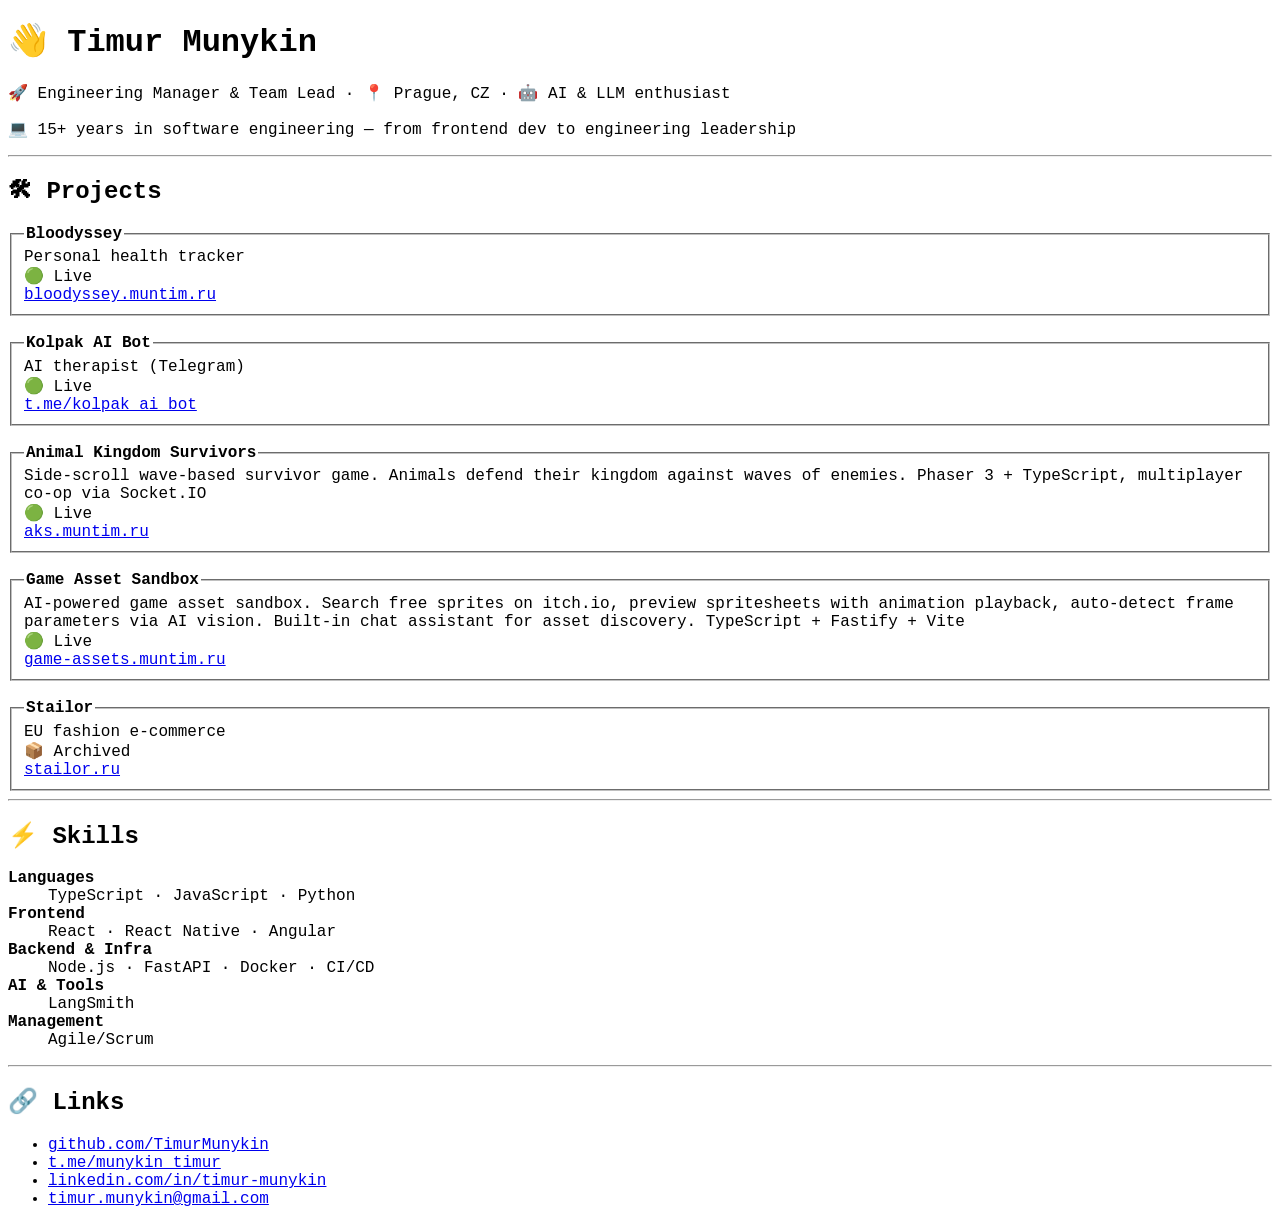
<file: index.html>
<!doctype html>
<html lang="en">
  <head>
    <meta charset="UTF-8" />
    <meta name="viewport" content="width=device-width, initial-scale=1.0" />
    <title>Timur Munykin — muntim.ru</title>
  </head>
  <body style="font-family: 'Courier New', monospace">
    <header>
      <h1>👋 Timur Munykin</h1>
      <p>🚀 Engineering Manager &amp; Team Lead &middot; 📍 Prague, CZ &middot; 🤖 AI &amp; LLM enthusiast</p>
      <p>💻 15+ years in software engineering — from frontend dev to engineering leadership</p>
    </header>

    <hr>

    <section>
      <h2>🛠 Projects</h2>
      <fieldset>
        <legend><b>Bloodyssey</b></legend>
        Personal health tracker<br>
        🟢 Live<br>
        <a href="https://bloodyssey.muntim.ru/">bloodyssey.muntim.ru</a>
      </fieldset>
      <br>
      <fieldset>
        <legend><b>Kolpak AI Bot</b></legend>
        AI therapist (Telegram)<br>
        🟢 Live<br>
        <a href="https://t.me/kolpak_ai_bot">t.me/kolpak_ai_bot</a>
      </fieldset>
      <br>
      <fieldset>
        <legend><b>Animal Kingdom Survivors</b></legend>
        Side-scroll wave-based survivor game. Animals defend their kingdom against waves of enemies. Phaser 3 + TypeScript, multiplayer co-op via Socket.IO<br>
        🟢 Live<br>
        <a href="https://aks.muntim.ru/">aks.muntim.ru</a>
      </fieldset>
      <br>
      <fieldset>
        <legend><b>Game Asset Sandbox</b></legend>
        AI-powered game asset sandbox. Search free sprites on itch.io, preview spritesheets with animation playback, auto-detect frame parameters via AI vision. Built-in chat assistant for asset discovery. TypeScript + Fastify + Vite<br>
        🟢 Live<br>
        <a href="https://game-assets.muntim.ru/">game-assets.muntim.ru</a>
      </fieldset>
      <br>
      <fieldset>
        <legend><b>Stailor</b></legend>
        EU fashion e-commerce<br>
        📦 Archived<br>
        <a href="https://stailor.ru/">stailor.ru</a>
      </fieldset>
    </section>

    <hr>

    <section>
      <h2>⚡ Skills</h2>
      <dl>
        <dt><b>Languages</b></dt>
        <dd>TypeScript &middot; JavaScript &middot; Python</dd>
        <dt><b>Frontend</b></dt>
        <dd>React &middot; React Native &middot; Angular</dd>
        <dt><b>Backend &amp; Infra</b></dt>
        <dd>Node.js &middot; FastAPI &middot; Docker &middot; CI/CD</dd>
        <dt><b>AI &amp; Tools</b></dt>
        <dd>LangSmith</dd>
        <dt><b>Management</b></dt>
        <dd>Agile/Scrum</dd>
      </dl>
    </section>

    <hr>

    <section>
      <h2>🔗 Links</h2>
      <ul>
        <li><a href="https://github.com/TimurMunykin">github.com/TimurMunykin</a></li>
        <li><a href="https://t.me/munykin_timur">t.me/munykin_timur</a></li>
        <li><a href="https://www.linkedin.com/in/timur-munykin-6184065a/">linkedin.com/in/timur-munykin</a></li>
        <li><a href="mailto:timur.munykin@gmail.com">timur.munykin@gmail.com</a></li>
      </ul>
    </section>
  </body>
</html>
</file>
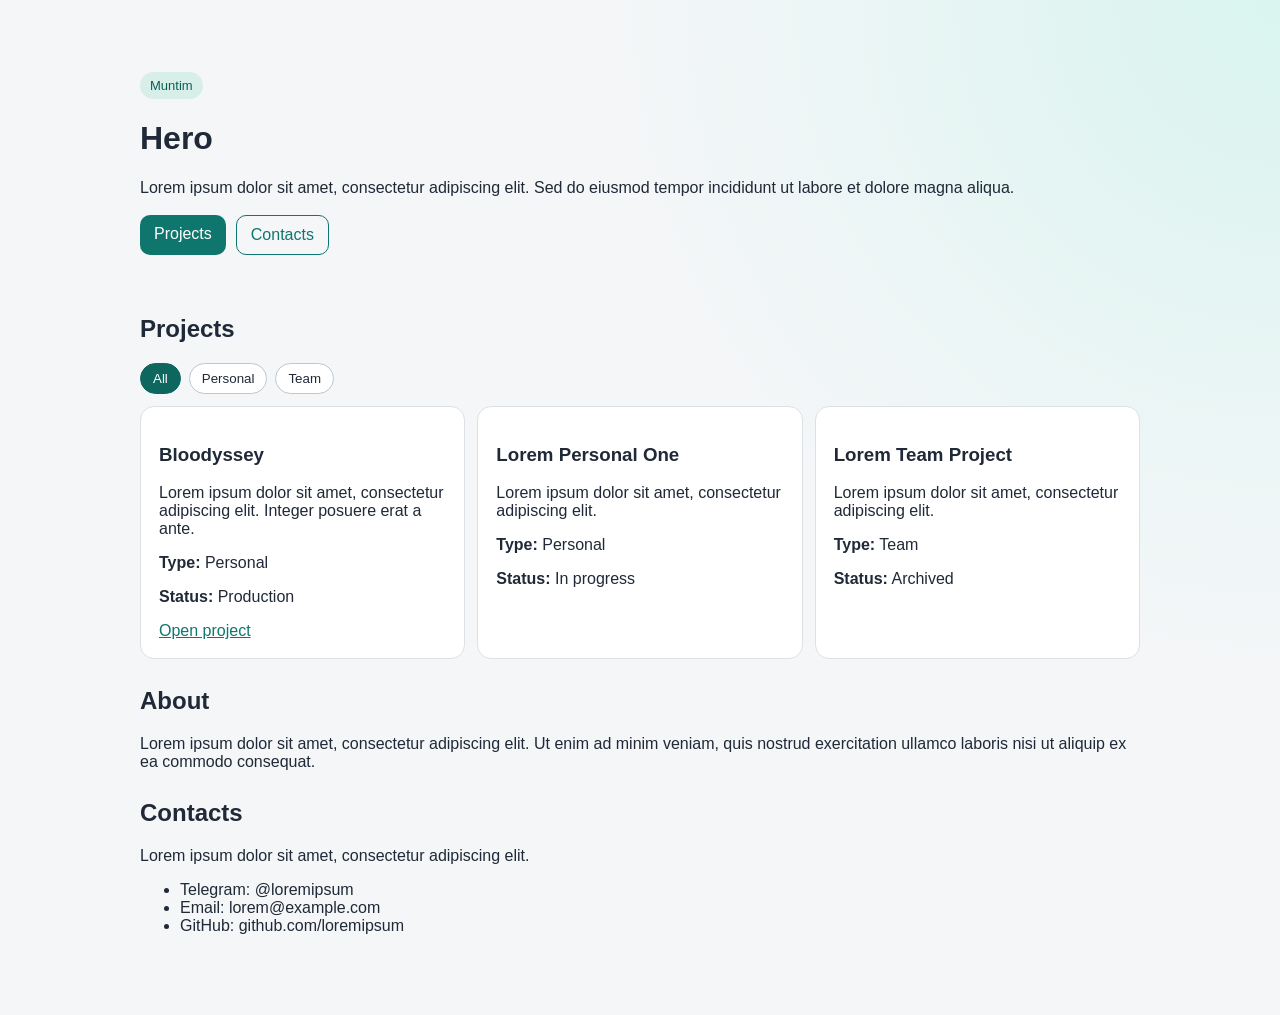
<file: site/index.html>
<!doctype html>
<html lang="ru">
  <head>
    <meta charset="UTF-8" />
    <meta name="viewport" content="width=device-width, initial-scale=1.0" />
    <title>Muntim - Projects</title>
    <link rel="stylesheet" href="styles.css" />
  </head>
  <body>
    <header class="hero" id="hero">
      <p class="kicker">Muntim</p>
      <h1>Hero</h1>
      <p>
        Lorem ipsum dolor sit amet, consectetur adipiscing elit. Sed do eiusmod
        tempor incididunt ut labore et dolore magna aliqua.
      </p>
      <div class="hero-actions">
        <a class="btn" href="#projects">Projects</a>
        <a class="btn ghost" href="#contacts">Contacts</a>
      </div>
    </header>

    <main>
      <section id="projects">
        <h2>Projects</h2>
        <div class="filters" aria-label="Project filters">
          <button class="filter active" data-filter="all" type="button">All</button>
          <button class="filter" data-filter="personal" type="button">Personal</button>
          <button class="filter" data-filter="team" type="button">Team</button>
        </div>

        <div class="grid">
          <article class="card" data-type="personal">
            <h3>Bloodyssey</h3>
            <p>
              Lorem ipsum dolor sit amet, consectetur adipiscing elit. Integer
              posuere erat a ante.
            </p>
            <p><strong>Type:</strong> Personal</p>
            <p><strong>Status:</strong> Production</p>
            <a href="https://bloodyssey.muntim.ru/" target="_blank" rel="noreferrer">Open project</a>
          </article>

          <article class="card" data-type="personal">
            <h3>Lorem Personal One</h3>
            <p>Lorem ipsum dolor sit amet, consectetur adipiscing elit.</p>
            <p><strong>Type:</strong> Personal</p>
            <p><strong>Status:</strong> In progress</p>
          </article>

          <article class="card" data-type="team">
            <h3>Lorem Team Project</h3>
            <p>Lorem ipsum dolor sit amet, consectetur adipiscing elit.</p>
            <p><strong>Type:</strong> Team</p>
            <p><strong>Status:</strong> Archived</p>
          </article>
        </div>
      </section>

      <section id="about">
        <h2>About</h2>
        <p>
          Lorem ipsum dolor sit amet, consectetur adipiscing elit. Ut enim ad
          minim veniam, quis nostrud exercitation ullamco laboris nisi ut
          aliquip ex ea commodo consequat.
        </p>
      </section>

      <section id="contacts">
        <h2>Contacts</h2>
        <p>Lorem ipsum dolor sit amet, consectetur adipiscing elit.</p>
        <ul>
          <li>Telegram: @loremipsum</li>
          <li>Email: lorem@example.com</li>
          <li>GitHub: github.com/loremipsum</li>
        </ul>
      </section>
    </main>

    <script src="app.js"></script>
  </body>
</html>
</file>
<file: site/styles.css>
:root {
  --bg: #f4f6f8;
  --text: #1f2937;
  --muted: #5b6473;
  --card: #ffffff;
  --accent: #0f766e;
}

* {
  box-sizing: border-box;
}

body {
  margin: 0;
  font-family: "Trebuchet MS", sans-serif;
  color: var(--text);
  background: radial-gradient(circle at top right, #d9f4ef 0%, var(--bg) 40%);
}

.hero,
main {
  width: min(1000px, 92%);
  margin: 0 auto;
}

.hero {
  padding: 72px 0 32px;
}

.kicker {
  display: inline-block;
  margin: 0;
  padding: 6px 10px;
  border-radius: 999px;
  background: #d7eee9;
  color: #0b5f58;
  font-size: 13px;
}

.hero-actions {
  display: flex;
  gap: 10px;
  margin-top: 18px;
}

.btn {
  display: inline-block;
  border-radius: 10px;
  padding: 10px 14px;
  text-decoration: none;
  background: var(--accent);
  color: #ffffff;
}

.btn.ghost {
  background: transparent;
  color: var(--accent);
  border: 1px solid var(--accent);
}

main {
  padding-bottom: 64px;
}

section {
  margin-top: 28px;
}

.filters {
  display: flex;
  gap: 8px;
  margin-bottom: 12px;
}

.filter {
  border: 1px solid #bdc7d1;
  border-radius: 999px;
  padding: 7px 12px;
  background: #ffffff;
  color: var(--text);
  cursor: pointer;
}

.filter.active {
  background: #0d675f;
  border-color: #0d675f;
  color: #ffffff;
}

.grid {
  display: grid;
  grid-template-columns: repeat(3, minmax(0, 1fr));
  gap: 12px;
}

.card {
  background: var(--card);
  border-radius: 14px;
  padding: 18px;
  border: 1px solid #dbe1e7;
}

a {
  color: var(--accent);
}

@media (max-width: 640px) {
  .hero {
    padding-top: 44px;
  }

  .hero-actions {
    flex-wrap: wrap;
  }

  .grid {
    grid-template-columns: 1fr;
  }
}
</file>
